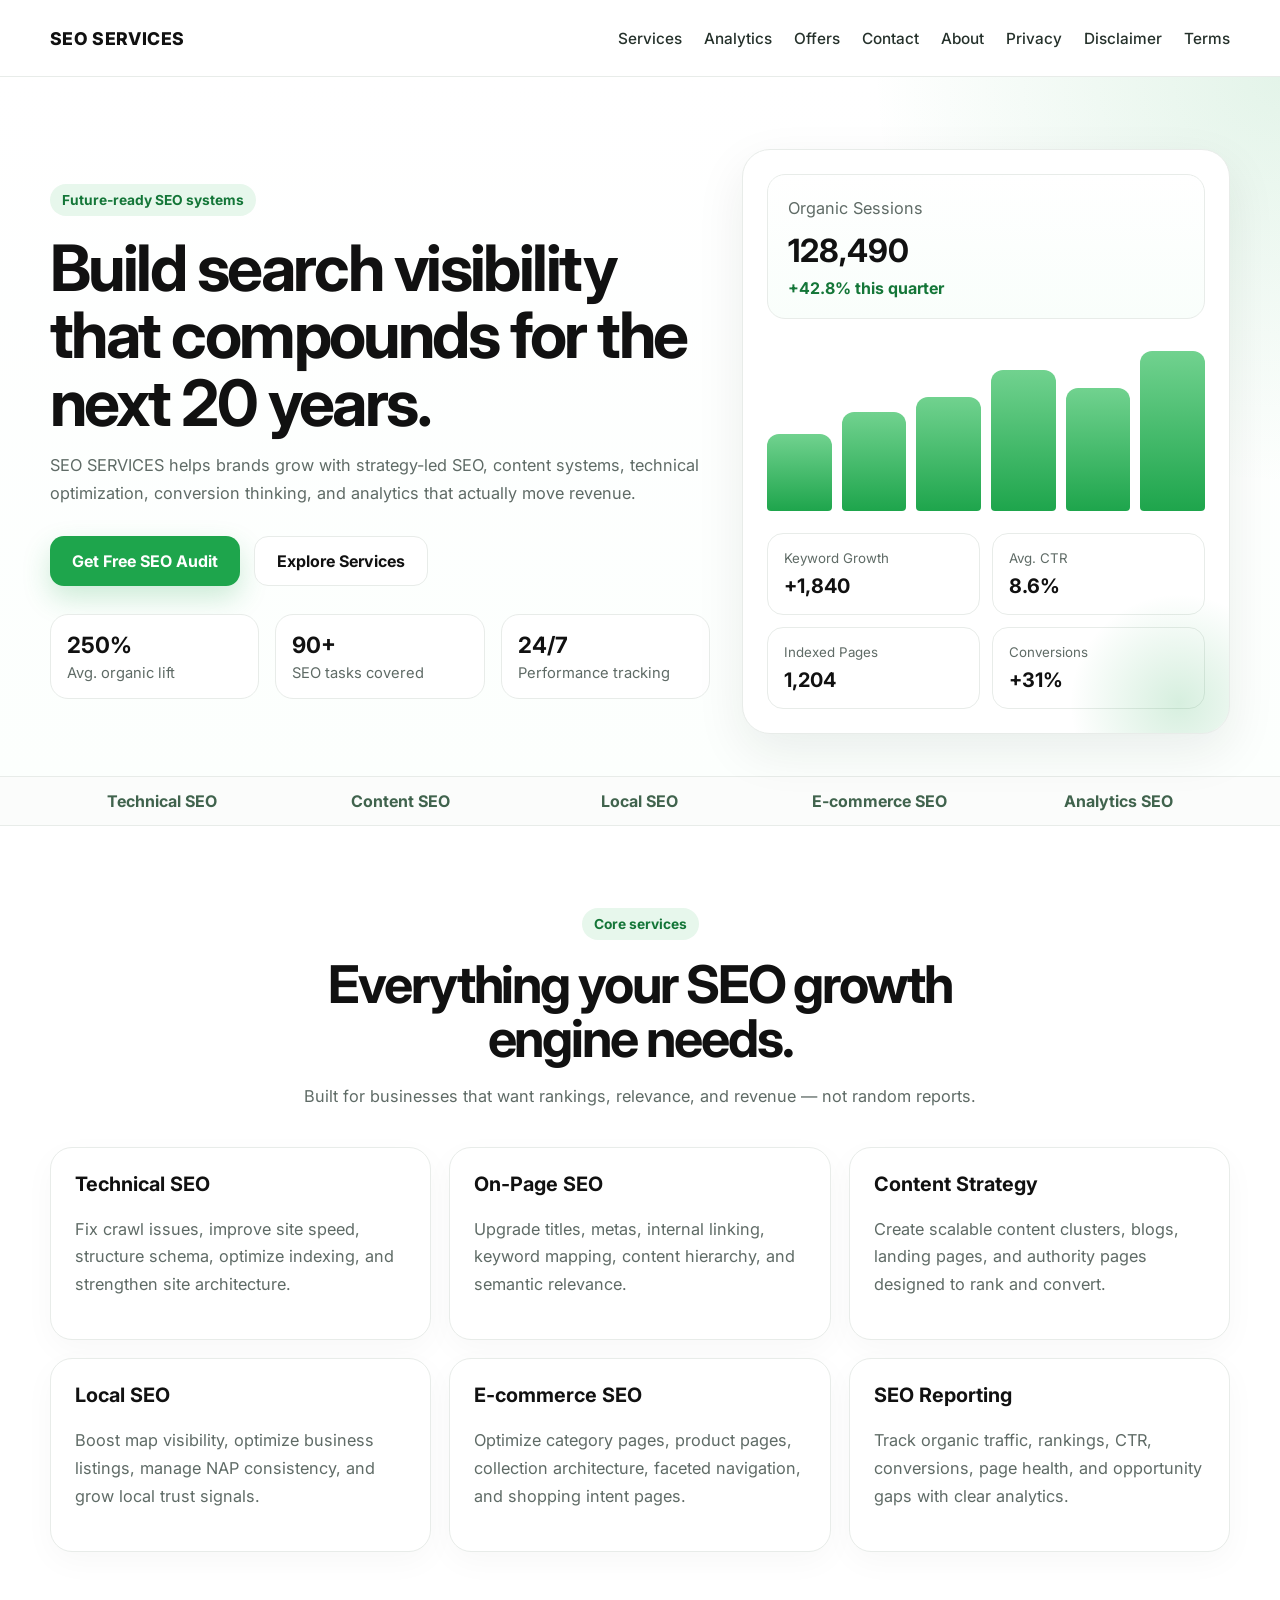
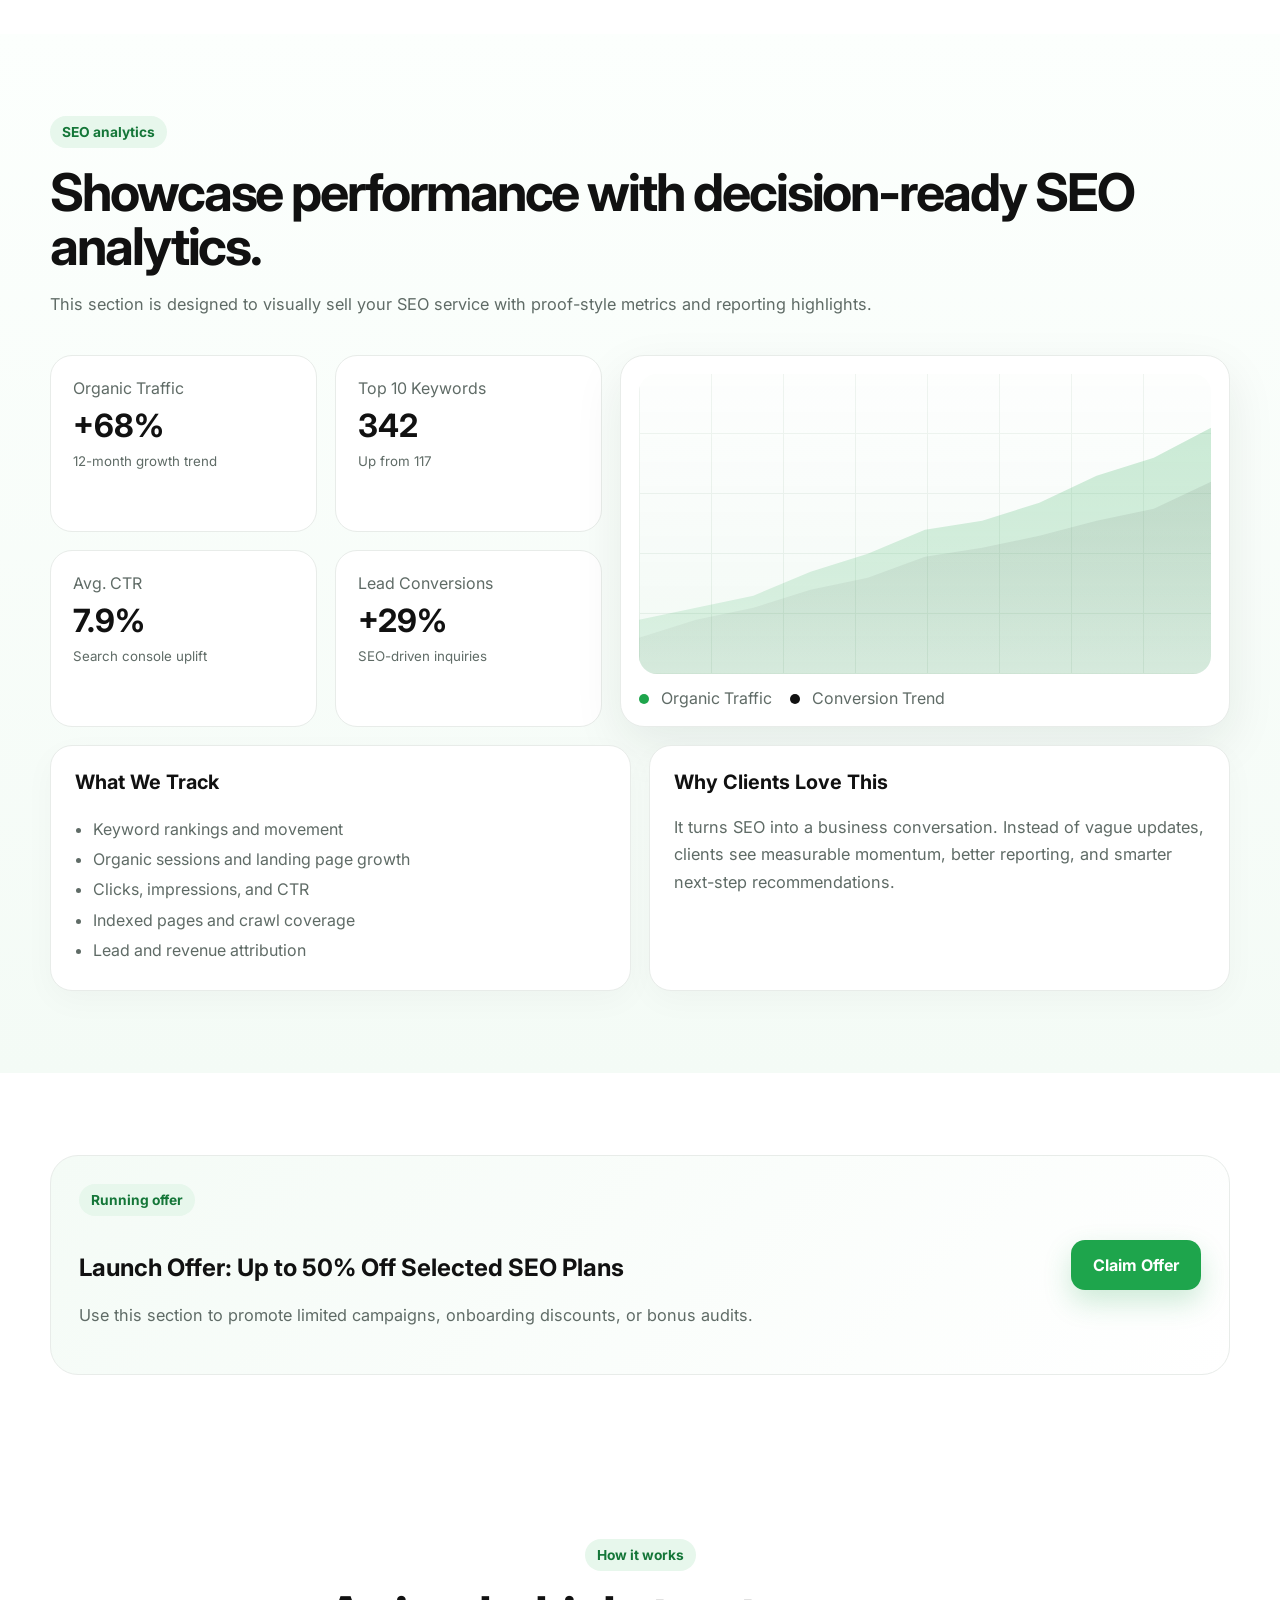
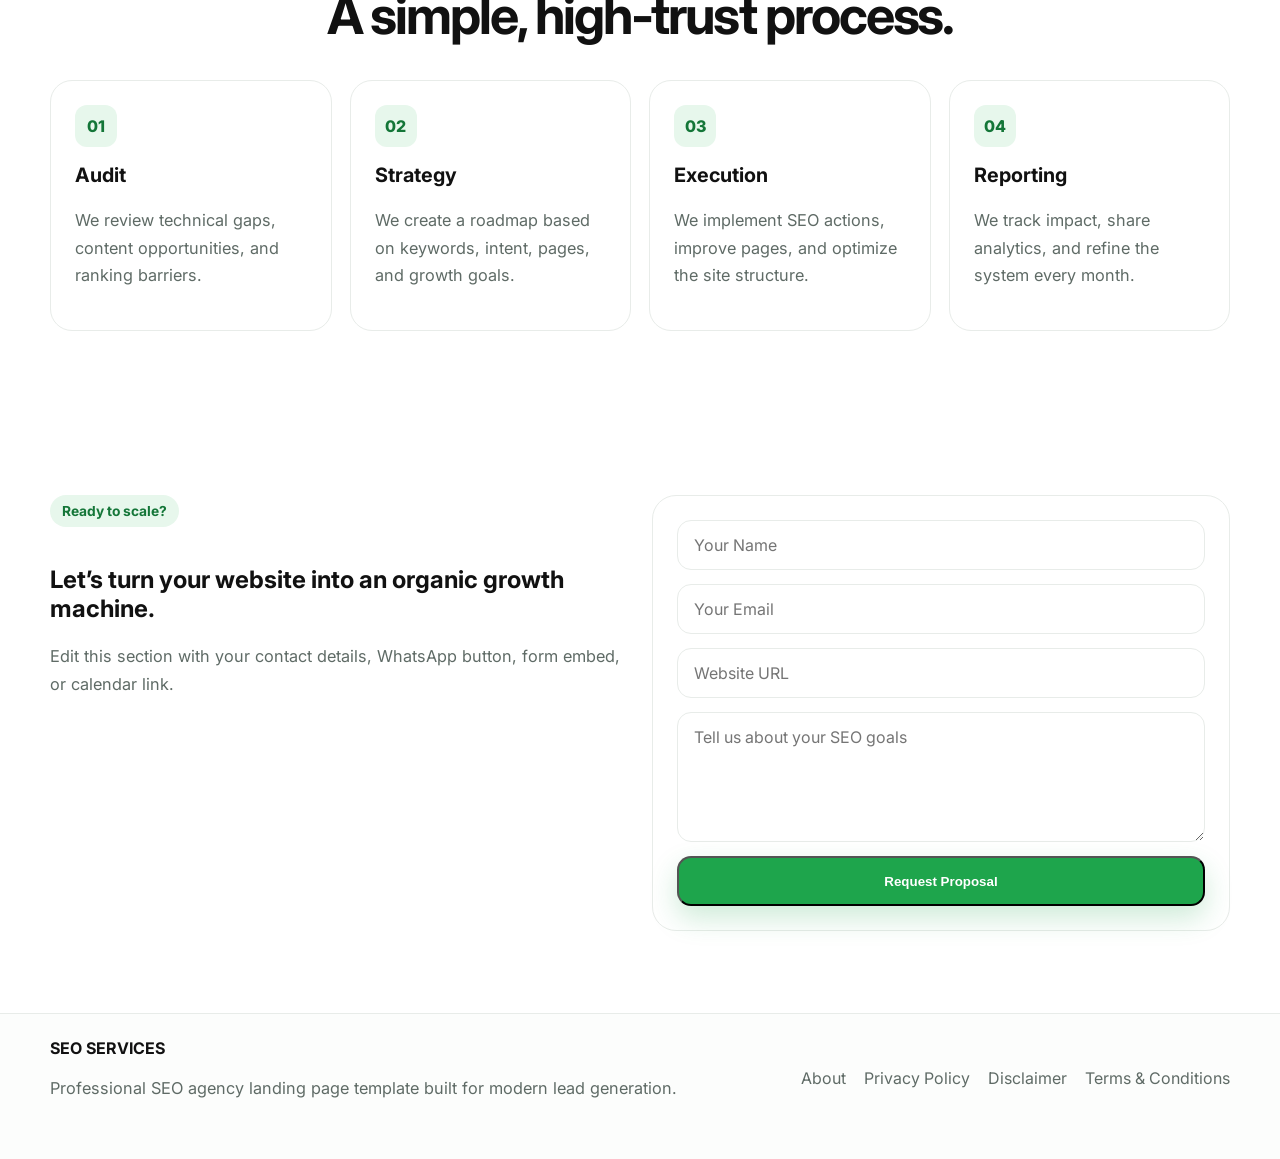
<file: index.html>
<!DOCTYPE html>
<html lang="en">
<head>
  <meta charset="UTF-8" />
  <meta name="viewport" content="width=device-width, initial-scale=1.0" />
  <title>SEO SERVICES | Growth-Focused SEO Agency</title>
  <meta name="description" content="Professional SEO services landing page template with offers, analytics, strategy, and lead-focused sections for modern SEO agencies." />
  <link rel="preconnect" href="https://fonts.googleapis.com">
  <link rel="preconnect" href="https://fonts.gstatic.com" crossorigin>
  <link href="https://fonts.googleapis.com/css2?family=Inter:wght@400;500;600;700;800&display=swap" rel="stylesheet">
  <link rel="stylesheet" href="styles.css" />
</head>
<body>
  <header class="site-header">
    <div class="container nav-wrap">
      <a href="index.html" class="brand">SEO SERVICES</a>
      <button class="menu-toggle" id="menuToggle" aria-label="Open Menu">☰</button>
      <nav class="nav" id="navMenu">
        <a href="#services">Services</a>
        <a href="#analytics">Analytics</a>
        <a href="#offers">Offers</a>
        <a href="#contact">Contact</a>
        <a href="about.html">About</a>
        <a href="privacy-policy.html">Privacy</a>
        <a href="disclaimer.html">Disclaimer</a>
        <a href="terms-and-conditions.html">Terms</a>
      </nav>
    </div>
  </header>

  <main>
    <section class="hero">
      <div class="container hero-grid">
        <div class="hero-copy">
          <span class="eyebrow">Future-ready SEO systems</span>
          <h1>Build search visibility that compounds for the next 20 years.</h1>
          <p>
            SEO SERVICES helps brands grow with strategy-led SEO, content systems, technical optimization,
            conversion thinking, and analytics that actually move revenue.
          </p>
          <div class="hero-actions">
            <a href="#contact" class="btn btn-primary">Get Free SEO Audit</a>
            <a href="#services" class="btn btn-secondary">Explore Services</a>
          </div>
          <div class="hero-trust">
            <div><strong>250%</strong><span>Avg. organic lift</span></div>
            <div><strong>90+</strong><span>SEO tasks covered</span></div>
            <div><strong>24/7</strong><span>Performance tracking</span></div>
          </div>
        </div>
        <div class="hero-card">
          <div class="screen-glow"></div>
          <div class="mini-panel">
            <p class="panel-label">Organic Sessions</p>
            <h3>128,490</h3>
            <span class="rise">+42.8% this quarter</span>
          </div>
          <div class="chart-bars">
            <span style="height: 45%"></span>
            <span style="height: 58%"></span>
            <span style="height: 67%"></span>
            <span style="height: 83%"></span>
            <span style="height: 72%"></span>
            <span style="height: 94%"></span>
          </div>
          <div class="metric-grid">
            <div class="metric-card">
              <small>Keyword Growth</small>
              <strong>+1,840</strong>
            </div>
            <div class="metric-card">
              <small>Avg. CTR</small>
              <strong>8.6%</strong>
            </div>
            <div class="metric-card">
              <small>Indexed Pages</small>
              <strong>1,204</strong>
            </div>
            <div class="metric-card">
              <small>Conversions</small>
              <strong>+31%</strong>
            </div>
          </div>
        </div>
      </div>
    </section>

    <section class="logo-strip">
      <div class="container strip-grid">
        <span>Technical SEO</span>
        <span>Content SEO</span>
        <span>Local SEO</span>
        <span>E-commerce SEO</span>
        <span>Analytics SEO</span>
      </div>
    </section>

    <section class="section" id="services">
      <div class="container">
        <div class="section-head">
          <span class="eyebrow">Core services</span>
          <h2>Everything your SEO growth engine needs.</h2>
          <p>Built for businesses that want rankings, relevance, and revenue — not random reports.</p>
        </div>
        <div class="card-grid three">
          <article class="info-card">
            <h3>Technical SEO</h3>
            <p>Fix crawl issues, improve site speed, structure schema, optimize indexing, and strengthen site architecture.</p>
          </article>
          <article class="info-card">
            <h3>On-Page SEO</h3>
            <p>Upgrade titles, metas, internal linking, keyword mapping, content hierarchy, and semantic relevance.</p>
          </article>
          <article class="info-card">
            <h3>Content Strategy</h3>
            <p>Create scalable content clusters, blogs, landing pages, and authority pages designed to rank and convert.</p>
          </article>
          <article class="info-card">
            <h3>Local SEO</h3>
            <p>Boost map visibility, optimize business listings, manage NAP consistency, and grow local trust signals.</p>
          </article>
          <article class="info-card">
            <h3>E-commerce SEO</h3>
            <p>Optimize category pages, product pages, collection architecture, faceted navigation, and shopping intent pages.</p>
          </article>
          <article class="info-card">
            <h3>SEO Reporting</h3>
            <p>Track organic traffic, rankings, CTR, conversions, page health, and opportunity gaps with clear analytics.</p>
          </article>
        </div>
      </div>
    </section>

    <section class="section tint-section" id="analytics">
      <div class="container">
        <div class="section-head left">
          <span class="eyebrow">SEO analytics</span>
          <h2>Showcase performance with decision-ready SEO analytics.</h2>
          <p>This section is designed to visually sell your SEO service with proof-style metrics and reporting highlights.</p>
        </div>

        <div class="analytics-wrap">
          <div class="analytics-summary">
            <div class="analytics-stat">
              <span>Organic Traffic</span>
              <strong>+68%</strong>
              <small>12-month growth trend</small>
            </div>
            <div class="analytics-stat">
              <span>Top 10 Keywords</span>
              <strong>342</strong>
              <small>Up from 117</small>
            </div>
            <div class="analytics-stat">
              <span>Avg. CTR</span>
              <strong>7.9%</strong>
              <small>Search console uplift</small>
            </div>
            <div class="analytics-stat">
              <span>Lead Conversions</span>
              <strong>+29%</strong>
              <small>SEO-driven inquiries</small>
            </div>
          </div>

          <div class="analytics-panel">
            <div class="line-chart">
              <div class="line area1"></div>
              <div class="line area2"></div>
              <div class="chart-overlay"></div>
            </div>
            <div class="analytics-legend">
              <span><i class="dot green"></i> Organic Traffic</span>
              <span><i class="dot dark"></i> Conversion Trend</span>
            </div>
          </div>
        </div>

        <div class="card-grid two analytics-detail-grid">
          <article class="info-card highlight">
            <h3>What We Track</h3>
            <ul>
              <li>Keyword rankings and movement</li>
              <li>Organic sessions and landing page growth</li>
              <li>Clicks, impressions, and CTR</li>
              <li>Indexed pages and crawl coverage</li>
              <li>Lead and revenue attribution</li>
            </ul>
          </article>
          <article class="info-card">
            <h3>Why Clients Love This</h3>
            <p>It turns SEO into a business conversation. Instead of vague updates, clients see measurable momentum, better reporting, and smarter next-step recommendations.</p>
          </article>
        </div>
      </div>
    </section>

    <section class="section" id="offers">
      <div class="container">
        <div class="offer-banner">
          <div>
            <span class="eyebrow">Running offer</span>
            <h2>Launch Offer: Up to 50% Off Selected SEO Plans</h2>
            <p>Use this section to promote limited campaigns, onboarding discounts, or bonus audits.</p>
          </div>
          <a href="#contact" class="btn btn-primary">Claim Offer</a>
        </div>
      </div>
    </section>

    <section class="section">
      <div class="container">
        <div class="section-head">
          <span class="eyebrow">How it works</span>
          <h2>A simple, high-trust process.</h2>
        </div>
        <div class="steps-grid">
          <div class="step-card"><span>01</span><h3>Audit</h3><p>We review technical gaps, content opportunities, and ranking barriers.</p></div>
          <div class="step-card"><span>02</span><h3>Strategy</h3><p>We create a roadmap based on keywords, intent, pages, and growth goals.</p></div>
          <div class="step-card"><span>03</span><h3>Execution</h3><p>We implement SEO actions, improve pages, and optimize the site structure.</p></div>
          <div class="step-card"><span>04</span><h3>Reporting</h3><p>We track impact, share analytics, and refine the system every month.</p></div>
        </div>
      </div>
    </section>

    <section class="section contact-section" id="contact">
      <div class="container contact-wrap">
        <div>
          <span class="eyebrow">Ready to scale?</span>
          <h2>Let’s turn your website into an organic growth machine.</h2>
          <p>Edit this section with your contact details, WhatsApp button, form embed, or calendar link.</p>
        </div>
        <form class="lead-form">
          <input type="text" placeholder="Your Name" />
          <input type="email" placeholder="Your Email" />
          <input type="text" placeholder="Website URL" />
          <textarea placeholder="Tell us about your SEO goals"></textarea>
          <button type="submit" class="btn btn-primary">Request Proposal</button>
        </form>
      </div>
    </section>
  </main>

  <footer class="site-footer">
    <div class="container footer-grid">
      <div>
        <strong>SEO SERVICES</strong>
        <p>Professional SEO agency landing page template built for modern lead generation.</p>
      </div>
      <div class="footer-links">
        <a href="about.html">About</a>
        <a href="privacy-policy.html">Privacy Policy</a>
        <a href="disclaimer.html">Disclaimer</a>
        <a href="terms-and-conditions.html">Terms & Conditions</a>
      </div>
    </div>
  </footer>

  <div id="popupOverlay" class="popup-overlay" aria-hidden="true">
    <div class="popup-content">
      <button id="closePopup" class="close-popup" aria-label="Close popup">×</button>
      <span class="offer-tag">Current Offer</span>
      <h2>Grab the SEO Growth Offer</h2>
      <p>Get a premium SEO audit, keyword strategy overview, and up to 50% off selected SEO service packages.</p>
      <div class="popup-actions">
        <a href="#contact" class="btn btn-primary popup-btn">Grab Offer Now</a>
        <a href="#services" class="btn btn-secondary">View Services</a>
      </div>
      <p class="popup-note">No timer shown. Silent redirect runs in the background if no action is taken.</p>
    </div>
  </div>

  <script src="script.js"></script>
</body>
</html>
</file>
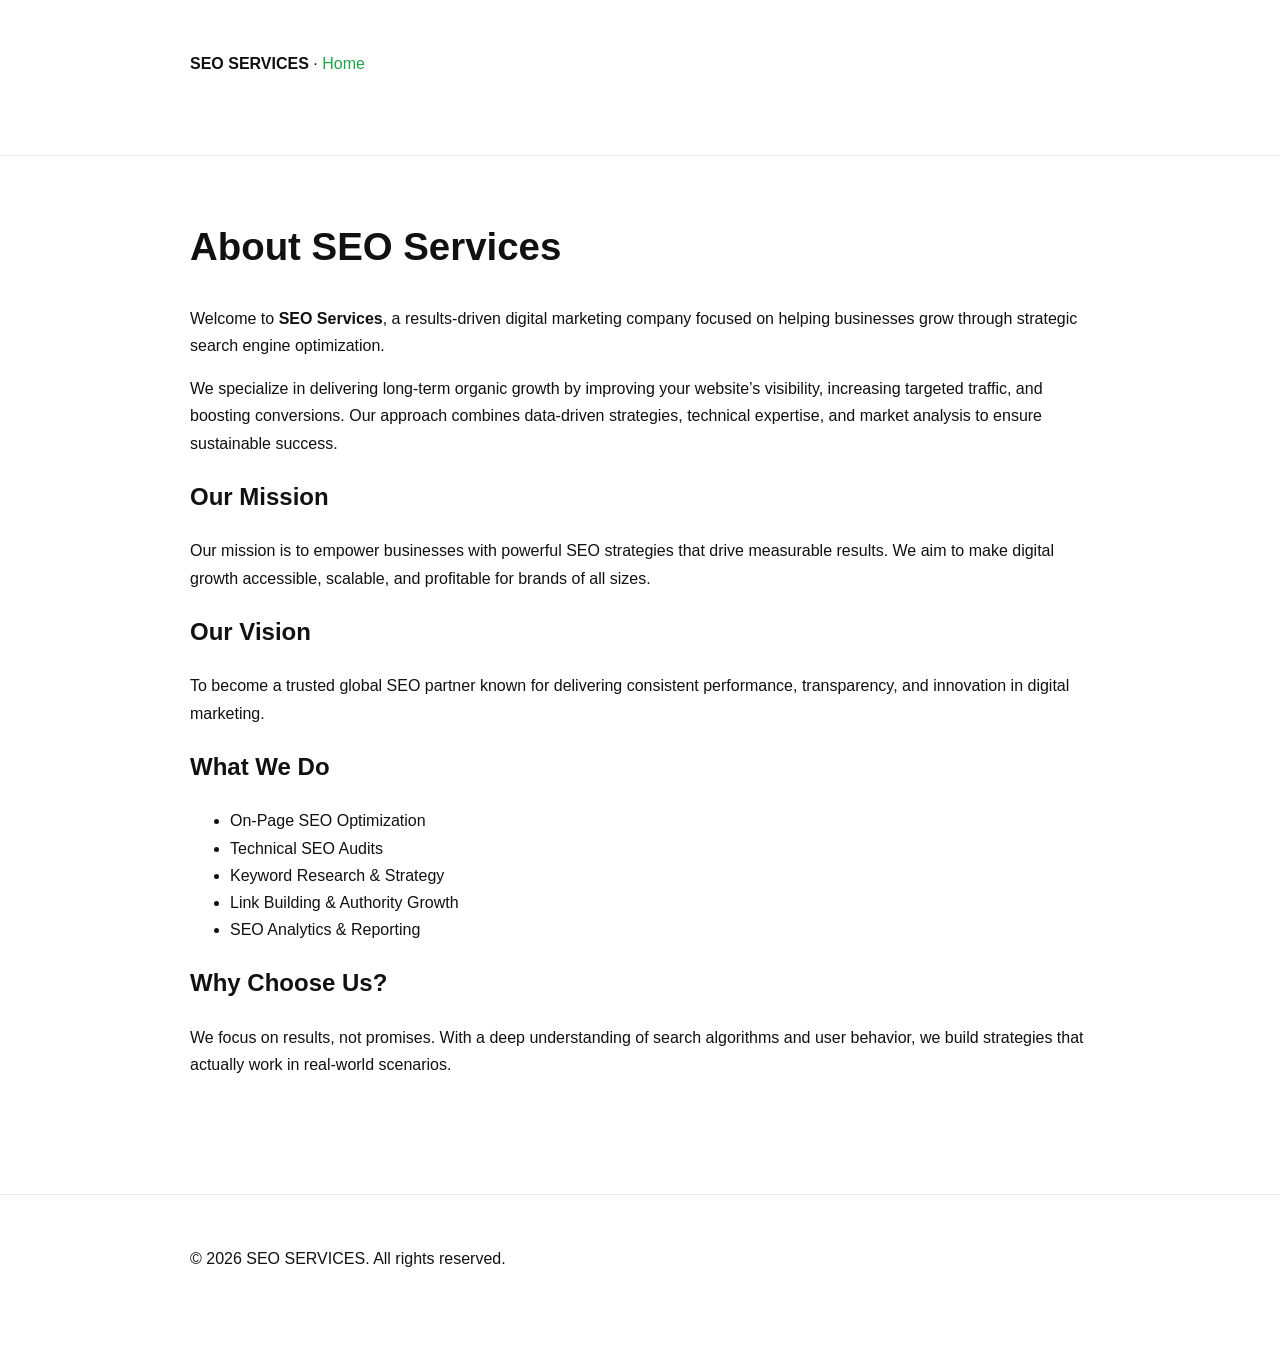
<file: about.html>
<!DOCTYPE html>
<html lang="en">

<head>
  <meta charset="UTF-8">
  <meta name="viewport" content="width=device-width, initial-scale=1.0">
  <title>About | SEO SERVICES</title>
  <style>
    body {
      font-family: Inter, Arial, sans-serif;
      margin: 0;
      background: #fff;
      color: #111;
      line-height: 1.7
    }

    .wrap {
      width: min(900px, calc(100% - 32px));
      margin: auto;
      padding: 32px 0 60px
    }

    header,
    footer {
      border-bottom: 1px solid #e8ece9;
      padding: 18px 0
    }

    footer {
      border-top: 1px solid #e8ece9;
      border-bottom: none;
      margin-top: 40px
    }

    a {
      text-decoration: none;
      color: #1ea54c
    }

    h1 {
      font-size: 2.4rem
    }

    .card {
      background: #f8fcf9;
      border: 1px solid #e8ece9;
      border-radius: 20px;
      padding: 24px
    }
  </style>
</head>

<body>
  <header>
    <div class="wrap"><strong>SEO SERVICES</strong> · <a href="index.html">Home</a></div>
  </header>
  <div class="wrap">
    <h1>About SEO Services</h1>

    <p>
      Welcome to <strong>SEO Services</strong>, a results-driven digital marketing company focused on helping businesses
      grow through strategic search engine optimization.
    </p>

    <p>
      We specialize in delivering long-term organic growth by improving your website’s visibility, increasing targeted
      traffic, and boosting conversions. Our approach combines data-driven strategies, technical expertise, and market
      analysis to ensure sustainable success.
    </p>

    <h2>Our Mission</h2>
    <p>
      Our mission is to empower businesses with powerful SEO strategies that drive measurable results. We aim to make
      digital growth accessible, scalable, and profitable for brands of all sizes.
    </p>

    <h2>Our Vision</h2>
    <p>
      To become a trusted global SEO partner known for delivering consistent performance, transparency, and innovation
      in digital marketing.
    </p>

    <h2>What We Do</h2>
    <ul>
      <li>On-Page SEO Optimization</li>
      <li>Technical SEO Audits</li>
      <li>Keyword Research & Strategy</li>
      <li>Link Building & Authority Growth</li>
      <li>SEO Analytics & Reporting</li>
    </ul>

    <h2>Why Choose Us?</h2>
    <p>
      We focus on results, not promises. With a deep understanding of search algorithms and user behavior, we build
      strategies that actually work in real-world scenarios.
    </p>
  </div>
  <footer>
    <div class="wrap">© 2026 SEO SERVICES. All rights reserved.</div>
  </footer>
  <script>console.log('About page loaded');</script>
</body>

</html>
</file>
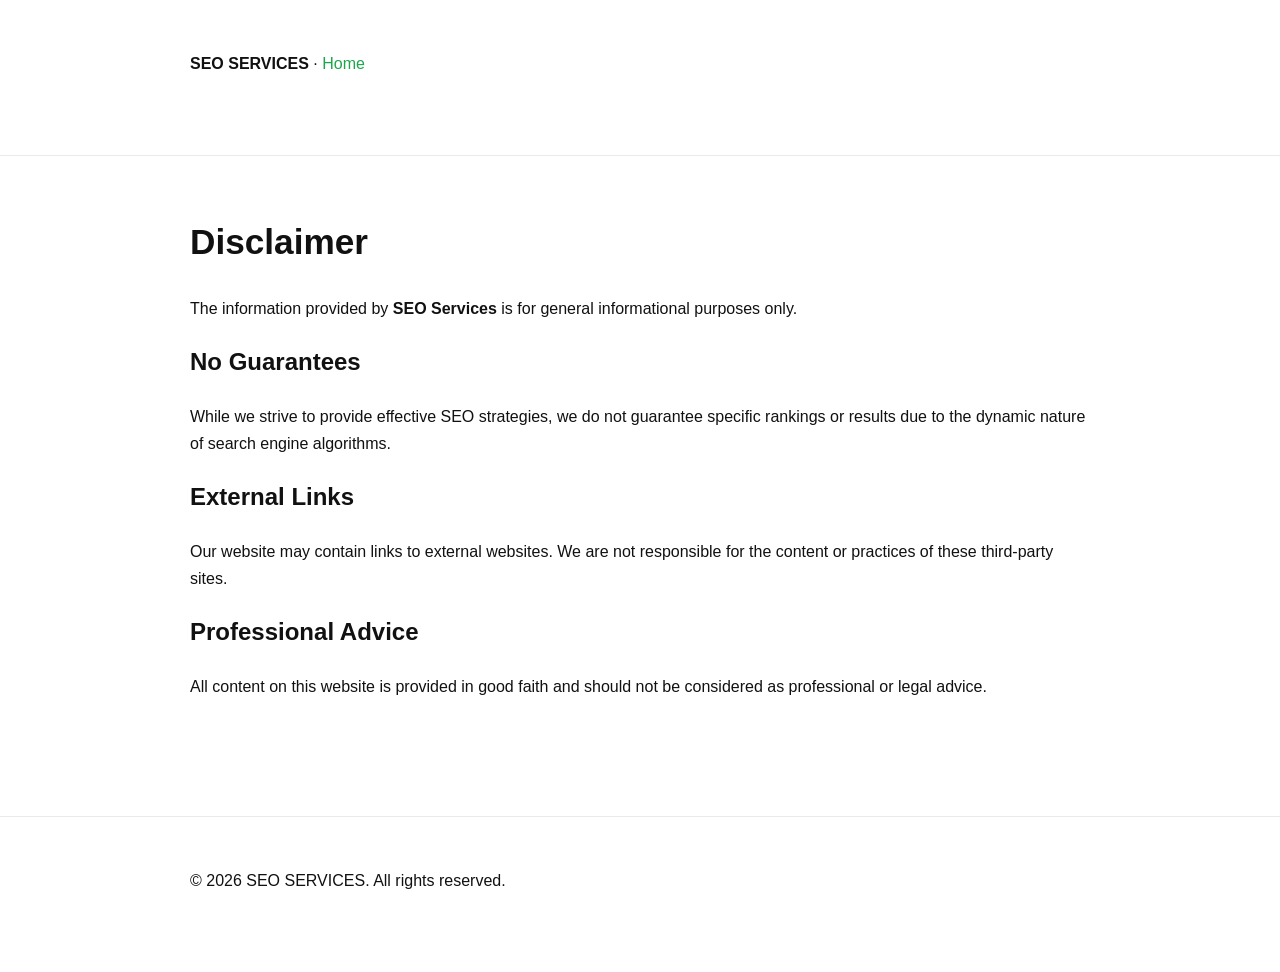
<file: disclaimer.html>
<!DOCTYPE html>
<html lang="en">

<head>
    <meta charset="UTF-8">
    <meta name="viewport" content="width=device-width, initial-scale=1.0">
    <title>Disclaimer | SEO SERVICES</title>
    <style>
        body {
            font-family: Inter, Arial, sans-serif;
            margin: 0;
            background: #fff;
            color: #111;
            line-height: 1.7
        }

        .wrap {
            width: min(900px, calc(100% - 32px));
            margin: auto;
            padding: 32px 0 60px
        }

        header,
        footer {
            border-bottom: 1px solid #e8ece9;
            padding: 18px 0
        }

        footer {
            border-top: 1px solid #e8ece9;
            border-bottom: none;
            margin-top: 40px
        }

        a {
            text-decoration: none;
            color: #1ea54c
        }

        h1 {
            font-size: 2.2rem
        }

        .card {
            background: #f8fcf9;
            border: 1px solid #e8ece9;
            border-radius: 20px;
            padding: 24px
        }
    </style>
</head>

<body>
    <header>
        <div class="wrap"><strong>SEO SERVICES</strong> · <a href="index.html">Home</a></div>
    </header>
    <div class="wrap">
        <h1>Disclaimer</h1>

        <p>
            The information provided by <strong>SEO Services</strong> is for general informational purposes only.
        </p>

        <h2>No Guarantees</h2>
        <p>
            While we strive to provide effective SEO strategies, we do not guarantee specific rankings or results due to
            the dynamic nature of search engine algorithms.
        </p>

        <h2>External Links</h2>
        <p>
            Our website may contain links to external websites. We are not responsible for the content or practices of
            these third-party sites.
        </p>

        <h2>Professional Advice</h2>
        <p>
            All content on this website is provided in good faith and should not be considered as professional or legal
            advice.
        </p>
    </div>
    <footer>
        <div class="wrap">© 2026 SEO SERVICES. All rights reserved.</div>
    </footer>
    <script>console.log('Disclaimer page loaded');</script>
</body>

</html>
</file>
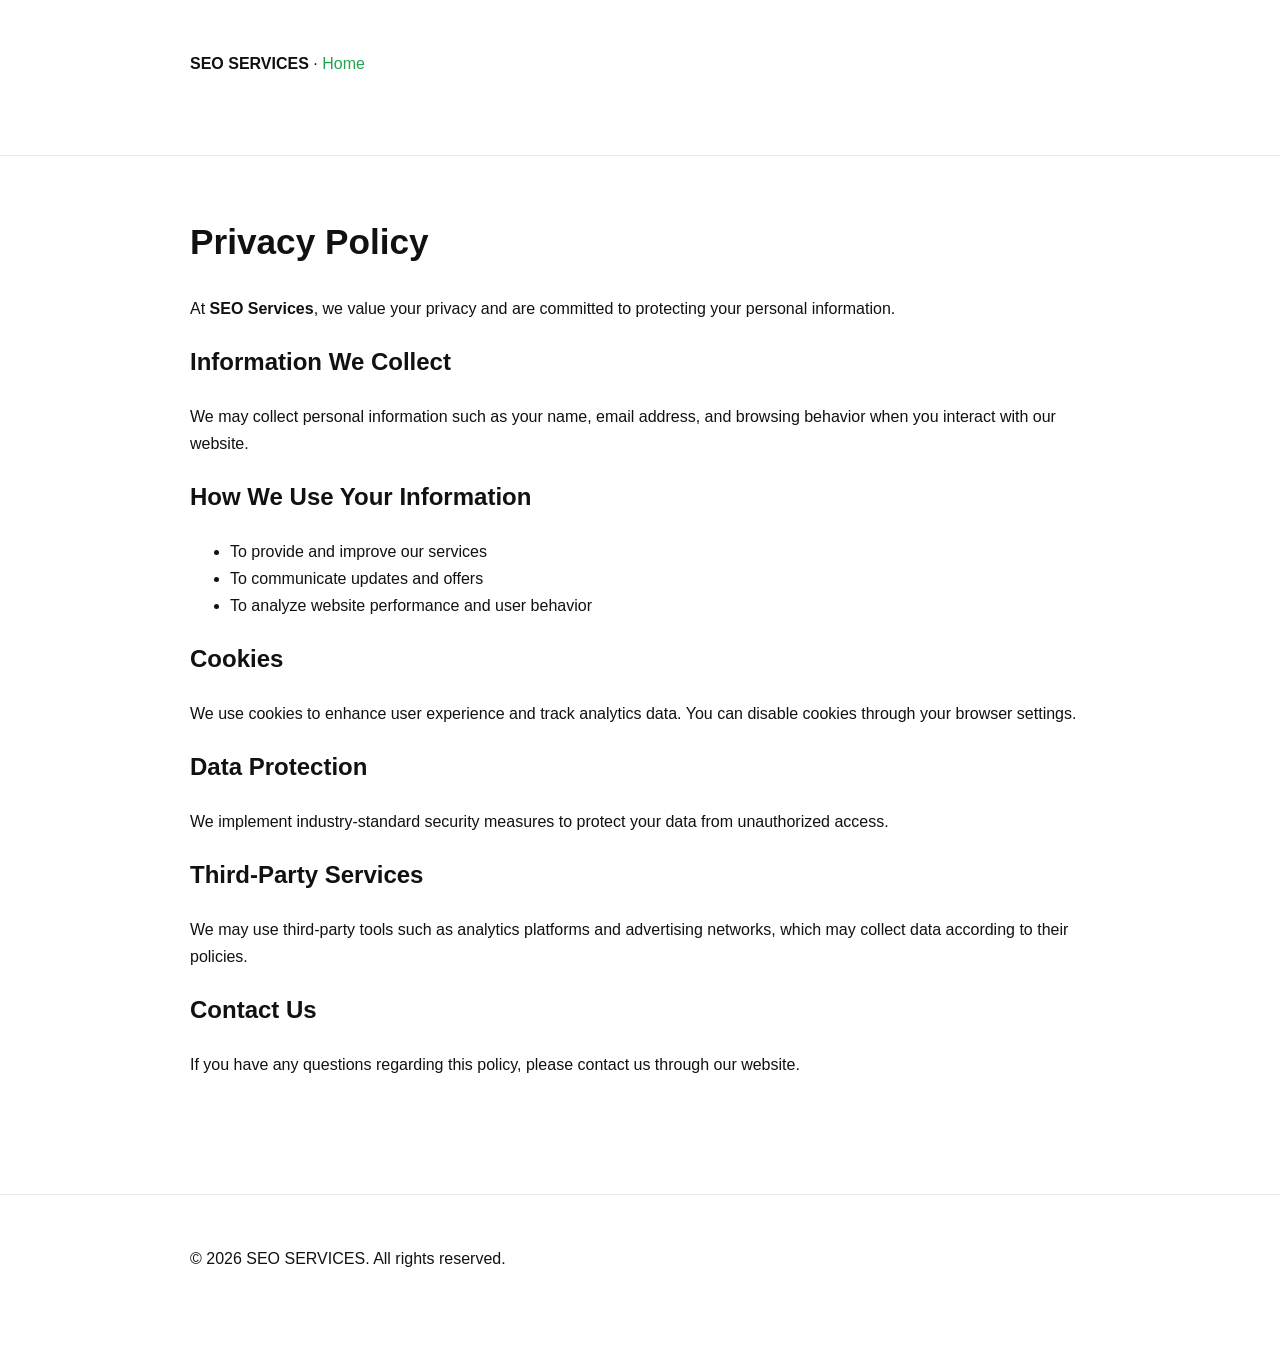
<file: privacy-policy.html>
<!DOCTYPE html>
<html lang="en">

<head>
    <meta charset="UTF-8">
    <meta name="viewport" content="width=device-width, initial-scale=1.0">
    <title>Privacy Policy | SEO SERVICES</title>
    <style>
        body {
            font-family: Inter, Arial, sans-serif;
            margin: 0;
            background: #fff;
            color: #111;
            line-height: 1.7
        }

        .wrap {
            width: min(900px, calc(100% - 32px));
            margin: auto;
            padding: 32px 0 60px
        }

        header,
        footer {
            border-bottom: 1px solid #e8ece9;
            padding: 18px 0
        }

        footer {
            border-top: 1px solid #e8ece9;
            border-bottom: none;
            margin-top: 40px
        }

        a {
            text-decoration: none;
            color: #1ea54c
        }

        h1 {
            font-size: 2.2rem
        }

        .card {
            background: #f8fcf9;
            border: 1px solid #e8ece9;
            border-radius: 20px;
            padding: 24px
        }
    </style>
</head>

<body>
    <header>
        <div class="wrap"><strong>SEO SERVICES</strong> · <a href="index.html">Home</a></div>
    </header>
    <div class="wrap">
        <h1>Privacy Policy</h1>

        <p>
            At <strong>SEO Services</strong>, we value your privacy and are committed to protecting your personal
            information.
        </p>

        <h2>Information We Collect</h2>
        <p>
            We may collect personal information such as your name, email address, and browsing behavior when you
            interact with our website.
        </p>

        <h2>How We Use Your Information</h2>
        <ul>
            <li>To provide and improve our services</li>
            <li>To communicate updates and offers</li>
            <li>To analyze website performance and user behavior</li>
        </ul>

        <h2>Cookies</h2>
        <p>
            We use cookies to enhance user experience and track analytics data. You can disable cookies through your
            browser settings.
        </p>

        <h2>Data Protection</h2>
        <p>
            We implement industry-standard security measures to protect your data from unauthorized access.
        </p>

        <h2>Third-Party Services</h2>
        <p>
            We may use third-party tools such as analytics platforms and advertising networks, which may collect data
            according to their policies.
        </p>

        <h2>Contact Us</h2>
        <p>
            If you have any questions regarding this policy, please contact us through our website.
        </p>
    </div>
    <footer>
        <div class="wrap">© 2026 SEO SERVICES. All rights reserved.</div>
    </footer>
    <script>console.log('Privacy policy page loaded');</script>
</body>

</html>
</file>
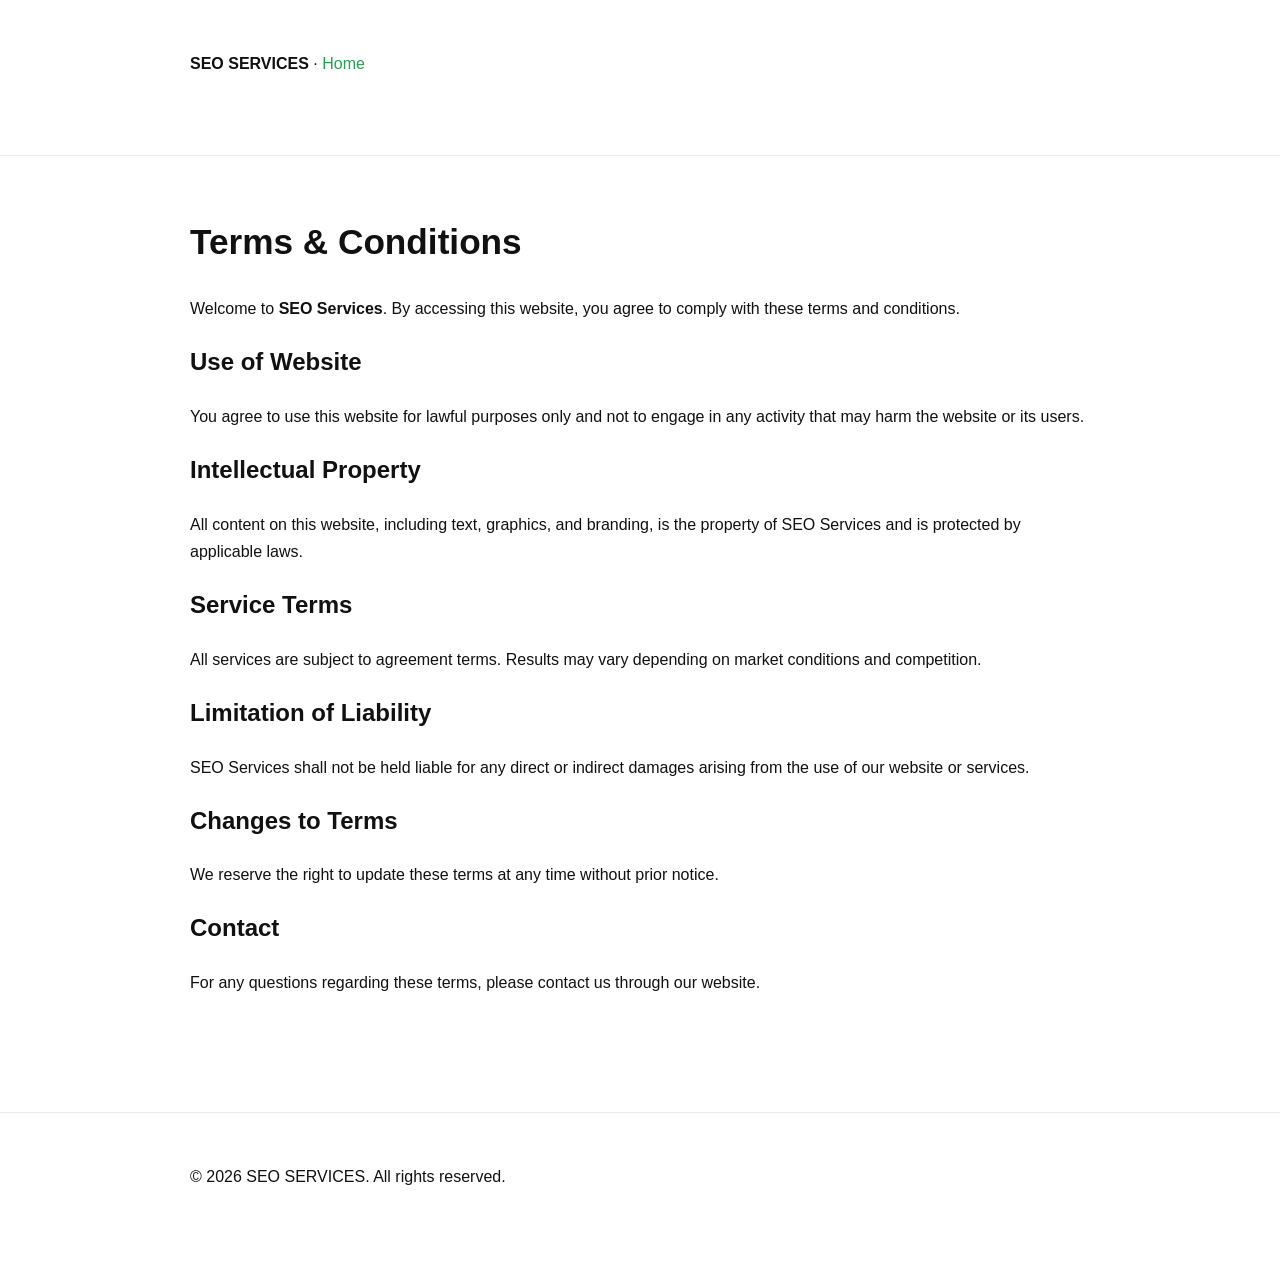
<file: terms-and-conditions.html>
<!DOCTYPE html>
<html lang="en">

<head>
    <meta charset="UTF-8">
    <meta name="viewport" content="width=device-width, initial-scale=1.0">
    <title>Terms & Conditions | SEO SERVICES</title>
    <style>
        body {
            font-family: Inter, Arial, sans-serif;
            margin: 0;
            background: #fff;
            color: #111;
            line-height: 1.7
        }

        .wrap {
            width: min(900px, calc(100% - 32px));
            margin: auto;
            padding: 32px 0 60px
        }

        header,
        footer {
            border-bottom: 1px solid #e8ece9;
            padding: 18px 0
        }

        footer {
            border-top: 1px solid #e8ece9;
            border-bottom: none;
            margin-top: 40px
        }

        a {
            text-decoration: none;
            color: #1ea54c
        }

        h1 {
            font-size: 2.2rem
        }

        .card {
            background: #f8fcf9;
            border: 1px solid #e8ece9;
            border-radius: 20px;
            padding: 24px
        }
    </style>
</head>

<body>
    <header>
        <div class="wrap"><strong>SEO SERVICES</strong> · <a href="index.html">Home</a></div>
    </header>
    <div class="wrap">
        <h1>Terms & Conditions</h1>

        <p>
            Welcome to <strong>SEO Services</strong>. By accessing this website, you agree to comply with these terms
            and conditions.
        </p>

        <h2>Use of Website</h2>
        <p>
            You agree to use this website for lawful purposes only and not to engage in any activity that may harm the
            website or its users.
        </p>

        <h2>Intellectual Property</h2>
        <p>
            All content on this website, including text, graphics, and branding, is the property of SEO Services and is
            protected by applicable laws.
        </p>

        <h2>Service Terms</h2>
        <p>
            All services are subject to agreement terms. Results may vary depending on market conditions and
            competition.
        </p>

        <h2>Limitation of Liability</h2>
        <p>
            SEO Services shall not be held liable for any direct or indirect damages arising from the use of our website
            or services.
        </p>

        <h2>Changes to Terms</h2>
        <p>
            We reserve the right to update these terms at any time without prior notice.
        </p>

        <h2>Contact</h2>
        <p>
            For any questions regarding these terms, please contact us through our website.
        </p>
    </div>
    <footer>
        <div class="wrap">© 2026 SEO SERVICES. All rights reserved.</div>
    </footer>
    <script>console.log('Terms page loaded');</script>
</body>

</html>
</file>
<file: styles.css>
:root {
  --bg: #ffffff;
  --text: #111111;
  --muted: #5f6b66;
  --line: #e8ece9;
  --green: #1ea54c;
  --green-dark: #147638;
  --green-soft: #e7f7ec;
  --card: #ffffff;
  --shadow: 0 18px 50px rgba(19, 36, 24, 0.08);
  --radius: 22px;
}

* { box-sizing: border-box; }
html { scroll-behavior: smooth; }
body {
  margin: 0;
  font-family: 'Inter', sans-serif;
  background: var(--bg);
  color: var(--text);
}
a { color: inherit; text-decoration: none; }
img { max-width: 100%; }
.container {
  width: min(1180px, calc(100% - 32px));
  margin: 0 auto;
}
.site-header {
  position: sticky;
  top: 0;
  z-index: 50;
  background: rgba(255,255,255,0.92);
  backdrop-filter: blur(12px);
  border-bottom: 1px solid var(--line);
}
.nav-wrap {
  display: flex;
  align-items: center;
  justify-content: space-between;
  min-height: 76px;
}
.brand { font-weight: 800; font-size: 1.1rem; letter-spacing: .02em; }
.nav {
  display: flex;
  gap: 22px;
  align-items: center;
}
.nav a {
  color: #25312b;
  font-weight: 500;
  font-size: .96rem;
}
.nav a:hover { color: var(--green); }
.menu-toggle {
  display: none;
  border: 1px solid var(--line);
  background: #fff;
  border-radius: 12px;
  padding: 8px 12px;
  font-size: 1.1rem;
}
.hero {
  padding: 72px 0 42px;
  background:
    radial-gradient(circle at top right, rgba(30,165,76,.12), transparent 28%),
    linear-gradient(180deg, #fff 0%, #fcfffd 100%);
}
.hero-grid {
  display: grid;
  grid-template-columns: 1.15fr .85fr;
  gap: 32px;
  align-items: center;
}
.eyebrow {
  display: inline-block;
  background: var(--green-soft);
  color: var(--green-dark);
  padding: 8px 12px;
  border-radius: 999px;
  font-weight: 700;
  font-size: .86rem;
  margin-bottom: 18px;
}
.hero h1, .section-head h2 {
  font-size: clamp(2.2rem, 5vw, 4rem);
  line-height: 1.05;
  letter-spacing: -.04em;
  margin: 0 0 16px;
}
.hero p, .section-head p, .info-card p, .step-card p, .offer-banner p, .contact-section p, .site-footer p {
  color: var(--muted);
  font-size: 1.02rem;
  line-height: 1.7;
}
.hero-actions {
  display: flex;
  gap: 14px;
  flex-wrap: wrap;
  margin: 28px 0;
}
.btn {
  display: inline-flex;
  align-items: center;
  justify-content: center;
  min-height: 50px;
  padding: 0 22px;
  border-radius: 14px;
  font-weight: 700;
  transition: transform .2s ease, background .2s ease, color .2s ease;
}
.btn:hover { transform: translateY(-2px); }
.btn-primary {
  background: var(--green);
  color: #fff;
  box-shadow: 0 12px 28px rgba(30,165,76,.22);
}
.btn-primary:hover { background: var(--green-dark); }
.btn-secondary {
  background: #fff;
  color: var(--text);
  border: 1px solid var(--line);
}
.hero-trust {
  display: grid;
  grid-template-columns: repeat(3, minmax(0, 1fr));
  gap: 16px;
}
.hero-trust div {
  background: #fff;
  border: 1px solid var(--line);
  border-radius: 18px;
  padding: 16px;
}
.hero-trust strong { display: block; font-size: 1.4rem; margin-bottom: 4px; }
.hero-trust span { color: var(--muted); font-size: .92rem; }
.hero-card {
  position: relative;
  overflow: hidden;
  background: #fff;
  border: 1px solid var(--line);
  border-radius: 28px;
  padding: 24px;
  box-shadow: var(--shadow);
}
.screen-glow {
  position: absolute;
  inset: auto -60px -80px auto;
  width: 220px;
  height: 220px;
  border-radius: 50%;
  background: radial-gradient(circle, rgba(30,165,76,.18), transparent 70%);
}
.mini-panel {
  background: linear-gradient(180deg, #fff, #f9fefb);
  border: 1px solid var(--line);
  padding: 20px;
  border-radius: 18px;
}
.panel-label { color: var(--muted); margin: 0 0 8px; }
.mini-panel h3 { margin: 0 0 8px; font-size: 2rem; }
.rise { color: var(--green-dark); font-weight: 700; }
.chart-bars {
  display: grid;
  grid-template-columns: repeat(6, 1fr);
  align-items: end;
  gap: 10px;
  height: 170px;
  margin: 22px 0;
}
.chart-bars span {
  display: block;
  border-radius: 12px 12px 4px 4px;
  background: linear-gradient(180deg, #71d28f, var(--green));
}
.metric-grid {
  display: grid;
  grid-template-columns: repeat(2, 1fr);
  gap: 12px;
}
.metric-card {
  border: 1px solid var(--line);
  background: #fff;
  border-radius: 16px;
  padding: 16px;
}
.metric-card small { display: block; color: var(--muted); margin-bottom: 8px; }
.metric-card strong { font-size: 1.25rem; }
.logo-strip {
  padding: 14px 0;
  border-top: 1px solid var(--line);
  border-bottom: 1px solid var(--line);
  background: #fbfcfb;
}
.strip-grid {
  display: grid;
  grid-template-columns: repeat(5, 1fr);
  gap: 16px;
  text-align: center;
  color: #40634d;
  font-weight: 700;
}
.section { padding: 82px 0; }
.tint-section { background: linear-gradient(180deg, #fcfffd, #f4fbf6); }
.section-head {
  text-align: center;
  max-width: 760px;
  margin: 0 auto 36px;
}
.section-head.left { text-align: left; max-width: 100%; }
.section-head h2 { font-size: clamp(2rem, 4.4vw, 3.25rem); }
.card-grid {
  display: grid;
  gap: 18px;
}
.card-grid.three { grid-template-columns: repeat(3, minmax(0, 1fr)); }
.card-grid.two { grid-template-columns: repeat(2, minmax(0, 1fr)); }
.info-card {
  background: var(--card);
  border: 1px solid var(--line);
  border-radius: var(--radius);
  padding: 24px;
  box-shadow: 0 10px 32px rgba(0,0,0,.03);
}
.info-card h3, .step-card h3 { margin-top: 0; font-size: 1.24rem; }
.analytics-wrap {
  display: grid;
  grid-template-columns: .95fr 1.05fr;
  gap: 18px;
  margin-bottom: 18px;
}
.analytics-summary {
  display: grid;
  grid-template-columns: repeat(2, 1fr);
  gap: 18px;
}
.analytics-stat {
  background: #fff;
  border: 1px solid var(--line);
  border-radius: 22px;
  padding: 22px;
}
.analytics-stat span, .analytics-stat small { color: var(--muted); display: block; }
.analytics-stat strong { display: block; font-size: 2rem; margin: 8px 0; }
.analytics-panel {
  background: #fff;
  border: 1px solid var(--line);
  border-radius: 24px;
  padding: 18px;
  box-shadow: var(--shadow);
}
.line-chart {
  position: relative;
  height: 300px;
  overflow: hidden;
  border-radius: 18px;
  background:
    linear-gradient(to top, rgba(30,165,76,.06), rgba(30,165,76,.01)),
    repeating-linear-gradient(to top, #edf2ee 0, #edf2ee 1px, transparent 1px, transparent 60px),
    repeating-linear-gradient(to right, #edf2ee 0, #edf2ee 1px, transparent 1px, transparent 72px);
}
.line {
  position: absolute;
  left: 0;
  right: 0;
  bottom: 0;
  height: 100%;
}
.area1 {
  clip-path: polygon(0% 82%, 10% 78%, 20% 74%, 30% 66%, 40% 60%, 50% 52%, 60% 49%, 70% 43%, 80% 34%, 90% 28%, 100% 18%, 100% 100%, 0% 100%);
  background: linear-gradient(180deg, rgba(30,165,76,.30), rgba(30,165,76,.10));
}
.area2 {
  clip-path: polygon(0% 88%, 10% 82%, 20% 78%, 30% 72%, 40% 68%, 50% 61%, 60% 58%, 70% 54%, 80% 49%, 90% 45%, 100% 36%, 100% 100%, 0% 100%);
  background: linear-gradient(180deg, rgba(17,17,17,.12), rgba(17,17,17,.03));
}
.chart-overlay {
  position: absolute;
  inset: 0;
  background: linear-gradient(180deg, rgba(255,255,255,.22), transparent);
}
.analytics-legend {
  display: flex;
  gap: 18px;
  flex-wrap: wrap;
  margin-top: 14px;
  color: var(--muted);
}
.dot {
  display: inline-block;
  width: 10px;
  height: 10px;
  border-radius: 50%;
  margin-right: 8px;
}
.dot.green { background: var(--green); }
.dot.dark { background: #111; }
.info-card ul {
  margin: 0;
  padding-left: 18px;
  color: var(--muted);
  line-height: 1.9;
}
.offer-banner {
  background: linear-gradient(135deg, #f4fbf6, #ffffff);
  border: 1px solid var(--line);
  border-radius: 28px;
  padding: 28px;
  display: flex;
  align-items: center;
  justify-content: space-between;
  gap: 18px;
}
.steps-grid {
  display: grid;
  grid-template-columns: repeat(4, minmax(0, 1fr));
  gap: 18px;
}
.step-card {
  background: #fff;
  border: 1px solid var(--line);
  border-radius: 22px;
  padding: 24px;
}
.step-card span {
  display: inline-flex;
  width: 42px;
  height: 42px;
  border-radius: 12px;
  align-items: center;
  justify-content: center;
  background: var(--green-soft);
  color: var(--green-dark);
  font-weight: 800;
  margin-bottom: 16px;
}
.contact-wrap {
  display: grid;
  grid-template-columns: 1fr 1fr;
  gap: 24px;
  align-items: start;
}
.lead-form {
  display: grid;
  gap: 14px;
  background: #fff;
  border: 1px solid var(--line);
  border-radius: 24px;
  padding: 24px;
}
.lead-form input, .lead-form textarea {
  width: 100%;
  border: 1px solid var(--line);
  border-radius: 14px;
  padding: 14px 16px;
  font: inherit;
}
.lead-form textarea { min-height: 130px; resize: vertical; }
.site-footer {
  border-top: 1px solid var(--line);
  padding: 24px 0 40px;
  background: #fcfdfc;
}
.footer-grid {
  display: flex;
  justify-content: space-between;
  gap: 18px;
  align-items: center;
}
.footer-links {
  display: flex;
  gap: 18px;
  flex-wrap: wrap;
  color: var(--muted);
}
.popup-overlay {
  position: fixed;
  inset: 0;
  display: flex;
  align-items: center;
  justify-content: center;
  padding: 20px;
  background: rgba(17,17,17,.55);
  backdrop-filter: blur(8px);
  opacity: 0;
  visibility: hidden;
  pointer-events: none;
  transition: .28s ease;
  z-index: 999;
}
.popup-overlay.active {
  opacity: 1;
  visibility: visible;
  pointer-events: auto;
}
.popup-content {
  position: relative;
  width: min(760px, 100%);
  background: #fff;
  border-radius: 32px;
  padding: 40px;
  text-align: center;
  border: 1px solid var(--line);
  box-shadow: 0 30px 80px rgba(0,0,0,.16);
}
.close-popup {
  position: absolute;
  top: 16px;
  right: 16px;
  width: 42px;
  height: 42px;
  border-radius: 50%;
  border: 1px solid var(--line);
  background: #fff;
  font-size: 1.4rem;
  cursor: pointer;
}
.offer-tag {
  display: inline-block;
  background: var(--green-soft);
  color: var(--green-dark);
  font-weight: 700;
  border-radius: 999px;
  padding: 8px 12px;
  margin-bottom: 16px;
}
.popup-content h2 { font-size: clamp(2rem, 4vw, 3rem); margin: 0 0 12px; }
.popup-content p { color: var(--muted); line-height: 1.7; }
.popup-actions {
  display: flex;
  justify-content: center;
  gap: 12px;
  flex-wrap: wrap;
  margin: 24px 0 10px;
}
.popup-note { font-size: .92rem; }

@media (max-width: 980px) {
  .hero-grid, .analytics-wrap, .contact-wrap, .card-grid.three, .steps-grid {
    grid-template-columns: 1fr;
  }
  .card-grid.two, .analytics-summary { grid-template-columns: 1fr 1fr; }
  .strip-grid { grid-template-columns: repeat(3, 1fr); }
  .offer-banner, .footer-grid {
    flex-direction: column;
    align-items: flex-start;
  }
}

@media (max-width: 768px) {
  .menu-toggle { display: inline-flex; }
  .nav {
    position: absolute;
    top: 76px;
    left: 16px;
    right: 16px;
    background: #fff;
    border: 1px solid var(--line);
    border-radius: 18px;
    padding: 14px;
    box-shadow: var(--shadow);
    display: none;
    flex-direction: column;
    align-items: flex-start;
  }
  .nav.active { display: flex; }
  .hero, .section { padding: 64px 0; }
  .hero-trust, .metric-grid, .analytics-summary, .card-grid.two {
    grid-template-columns: 1fr;
  }
  .strip-grid { grid-template-columns: repeat(2, 1fr); }
  .popup-content { padding: 30px 20px; }
}

@media (max-width: 520px) {
  .container { width: min(100% - 20px, 1180px); }
  .hero h1, .section-head h2 { font-size: 2rem; }
  .btn { width: 100%; }
  .hero-actions, .popup-actions { flex-direction: column; }
  .strip-grid { grid-template-columns: 1fr; }
}
</file>
